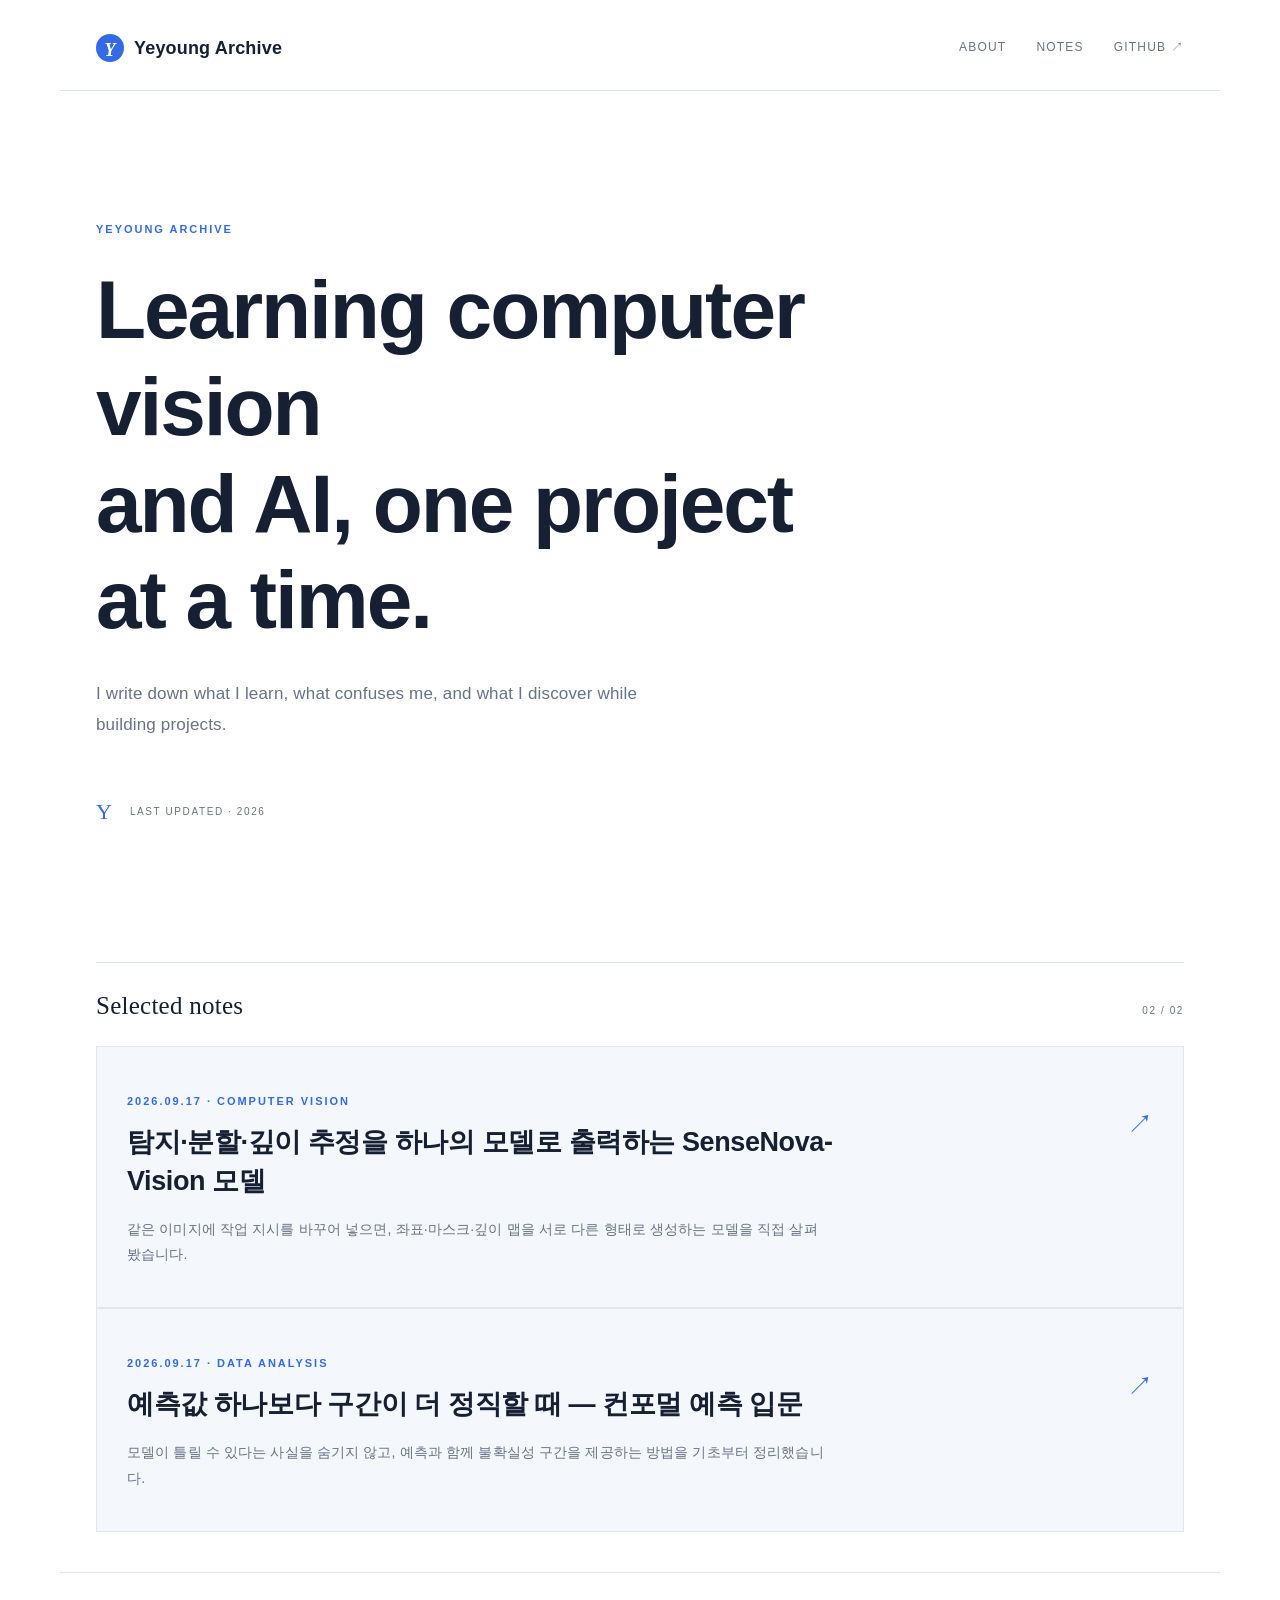
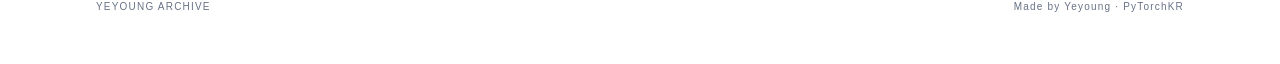
<file: index.html>
<!doctype html>
<html lang="ko">
<head>
  <meta charset="utf-8" />
  <meta name="viewport" content="width=device-width, initial-scale=1" />
  <title>Yeyoung Archive</title>
  <link rel="stylesheet" href="style.css" />
</head>
<body>
  <header class="site-header">
    <a class="brand" href="index.html"><span class="brand-mark">Y</span> Yeyoung Archive</a>
    <nav><a href="#about">About</a><a href="#posts">Notes</a><a href="https://github.com/gamzerA/gamzerA.github.io">GitHub ↗</a></nav>
  </header>
  <main>
    <section class="intro" id="about">
      <p class="eyebrow">YEYOUNG ARCHIVE</p>
      <h1>Learning computer vision<br />and AI, one project at a time.</h1>
      <p>I write down what I learn, what confuses me, and what I discover while building projects.</p>
      <div class="intro-meta"><span>Y</span><span>LAST UPDATED · 2026</span></div>
    </section>
    <section id="posts" class="posts">
      <div class="section-title"><h2>Selected notes</h2><span>02 / 02</span></div>
      <a class="post" href="sensenova-vision.html">
        <div><p class="date">2026.09.17 · COMPUTER VISION</p><h3>탐지·분할·깊이 추정을 하나의 모델로 출력하는 SenseNova-Vision 모델</h3><p class="summary">같은 이미지에 작업 지시를 바꾸어 넣으면, 좌표·마스크·깊이 맵을 서로 다른 형태로 생성하는 모델을 직접 살펴봤습니다.</p></div>
        <span class="arrow">↗</span>
      </a>
      <a class="post" href="conformal-prediction.html">
        <div><p class="date">2026.09.17 · DATA ANALYSIS</p><h3>예측값 하나보다 구간이 더 정직할 때 — 컨포멀 예측 입문</h3><p class="summary">모델이 틀릴 수 있다는 사실을 숨기지 않고, 예측과 함께 불확실성 구간을 제공하는 방법을 기초부터 정리했습니다.</p></div>
        <span class="arrow">↗</span>
      </a>
    </section>
  </main>
  <footer><span>YEYOUNG ARCHIVE</span><span>Made by Yeyoung · PyTorchKR</span></footer>
</body>
</html>
</file>
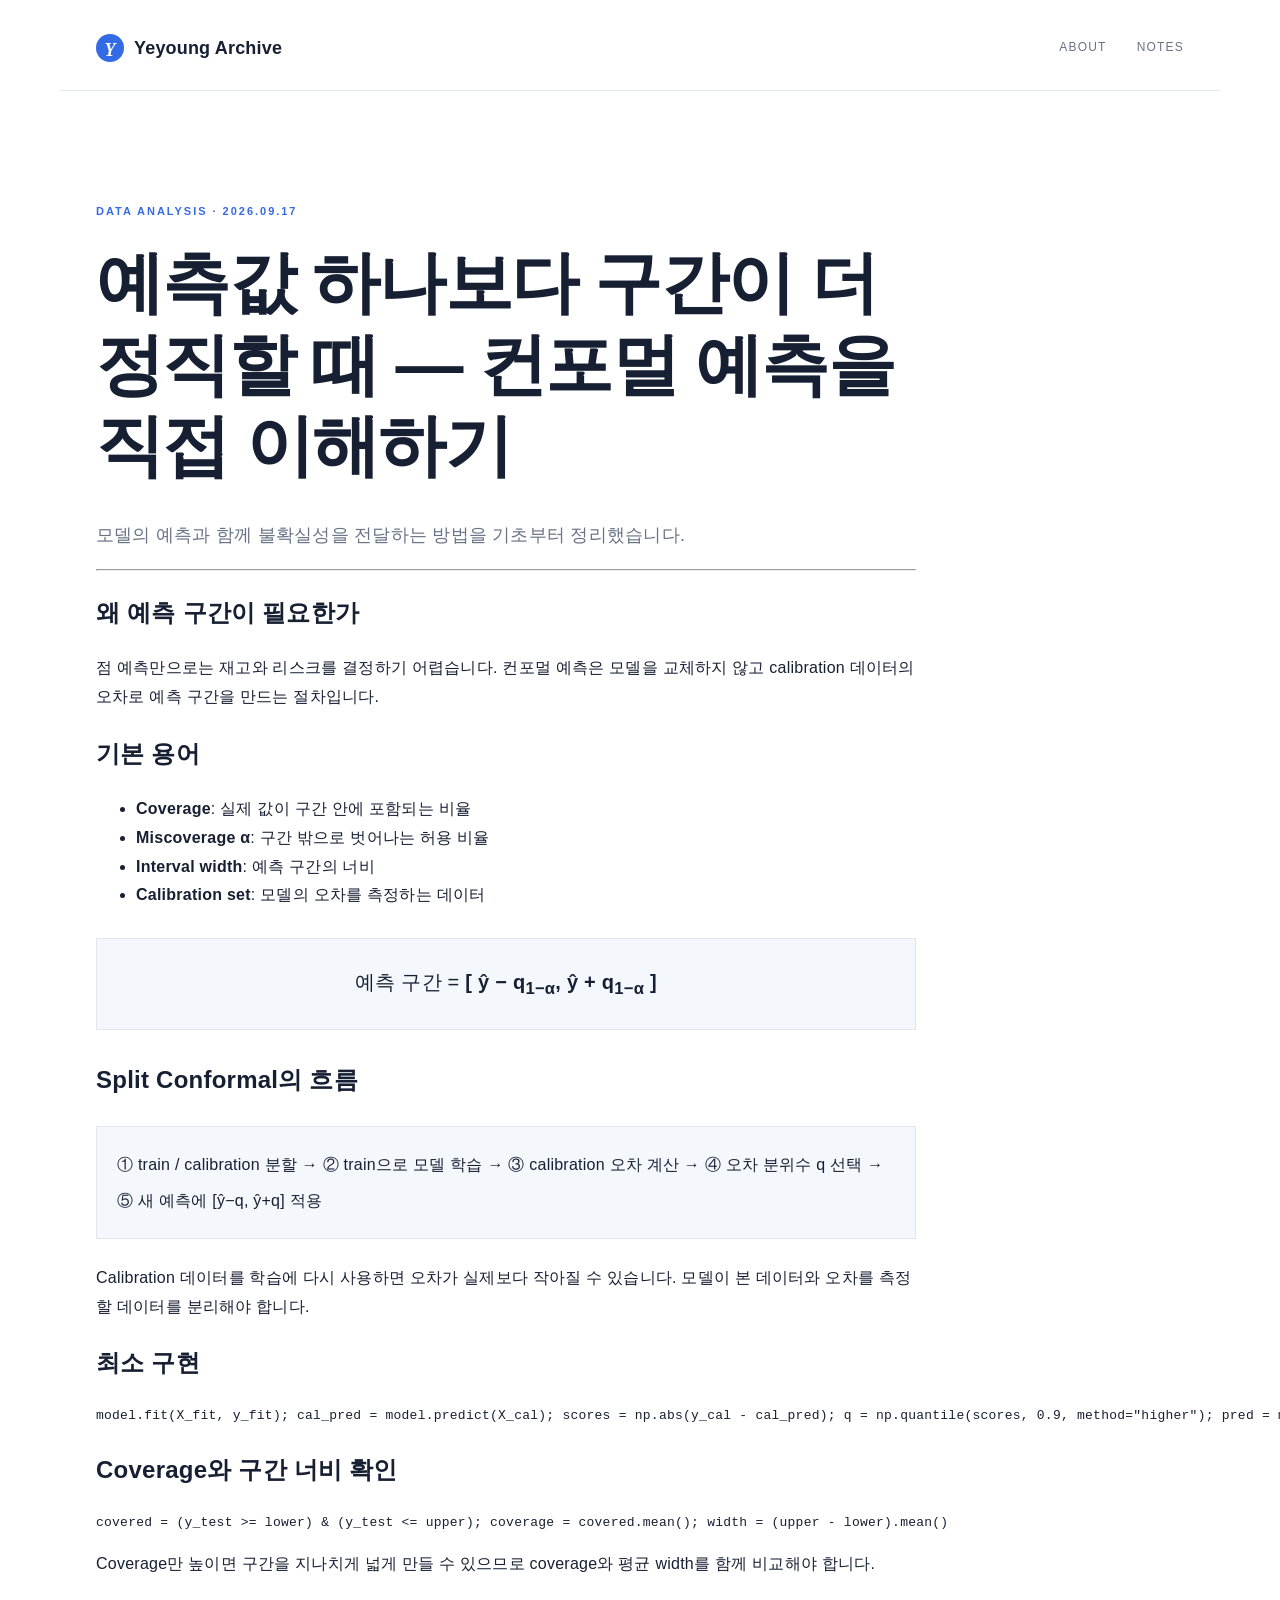
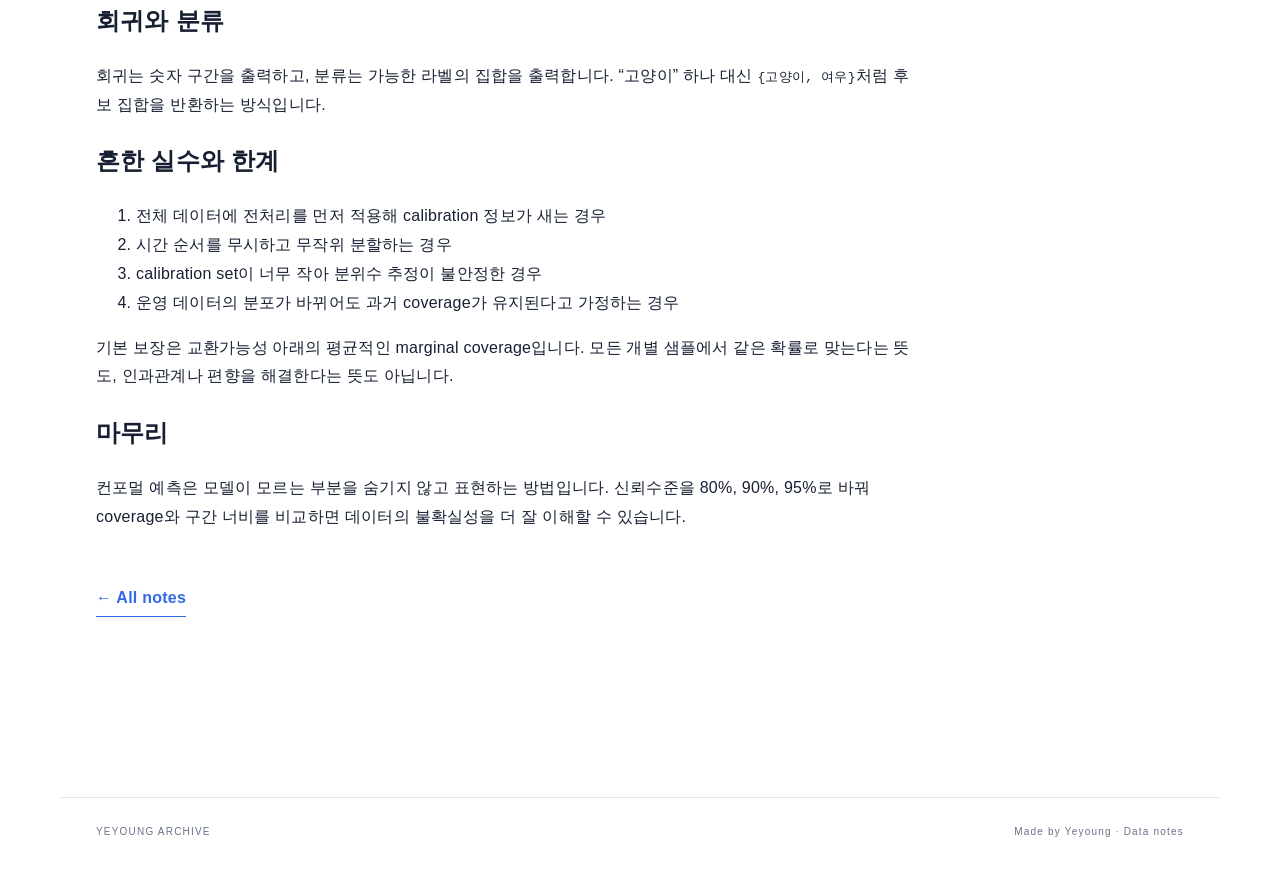
<file: conformal-prediction.html>
<!doctype html><html lang="ko"><head><meta charset="utf-8"><meta name="viewport" content="width=device-width, initial-scale=1"><title>Conformal Prediction · Yeyoung Archive</title><link rel="stylesheet" href="style.css"></head><body><header class="site-header"><a class="brand" href="index.html"><span class="brand-mark">Y</span> Yeyoung Archive</a><nav><a href="index.html#about">About</a><a href="index.html#posts">Notes</a></nav></header><main><article class="article-page"><p class="eyebrow">DATA ANALYSIS · 2026.09.17</p><h1>예측값 하나보다 구간이 더 정직할 때 — 컨포멀 예측을 직접 이해하기</h1><p class="article-lede">모델의 예측과 함께 불확실성을 전달하는 방법을 기초부터 정리했습니다.</p><hr><h2>왜 예측 구간이 필요한가</h2><p>점 예측만으로는 재고와 리스크를 결정하기 어렵습니다. 컨포멀 예측은 모델을 교체하지 않고 calibration 데이터의 오차로 예측 구간을 만드는 절차입니다.</p><h2>기본 용어</h2><ul><li><strong>Coverage</strong>: 실제 값이 구간 안에 포함되는 비율</li><li><strong>Miscoverage α</strong>: 구간 밖으로 벗어나는 허용 비율</li><li><strong>Interval width</strong>: 예측 구간의 너비</li><li><strong>Calibration set</strong>: 모델의 오차를 측정하는 데이터</li></ul><div style="background:var(--card);border:1px solid var(--line);padding:25px;margin:28px 0;text-align:center;font-size:20px">예측 구간 = <strong>[ ŷ − q<sub>1−α</sub>, ŷ + q<sub>1−α</sub> ]</strong></div><h2>Split Conformal의 흐름</h2><div style="background:var(--card);border:1px solid var(--line);padding:20px;margin:25px 0;line-height:2.2">① train / calibration 분할 → ② train으로 모델 학습 → ③ calibration 오차 계산 → ④ 오차 분위수 q 선택 → ⑤ 새 예측에 [ŷ−q, ŷ+q] 적용</div><p>Calibration 데이터를 학습에 다시 사용하면 오차가 실제보다 작아질 수 있습니다. 모델이 본 데이터와 오차를 측정할 데이터를 분리해야 합니다.</p><h2>최소 구현</h2><pre><code>model.fit(X_fit, y_fit); cal_pred = model.predict(X_cal); scores = np.abs(y_cal - cal_pred); q = np.quantile(scores, 0.9, method="higher"); pred = model.predict(X_new); interval = (pred - q, pred + q)</code></pre><h2>Coverage와 구간 너비 확인</h2><pre><code>covered = (y_test &gt;= lower) &amp; (y_test &lt;= upper); coverage = covered.mean(); width = (upper - lower).mean()</code></pre><p>Coverage만 높이면 구간을 지나치게 넓게 만들 수 있으므로 coverage와 평균 width를 함께 비교해야 합니다.</p><h2>회귀와 분류</h2><p>회귀는 숫자 구간을 출력하고, 분류는 가능한 라벨의 집합을 출력합니다. “고양이” 하나 대신 <code>{고양이, 여우}</code>처럼 후보 집합을 반환하는 방식입니다.</p><h2>흔한 실수와 한계</h2><ol><li>전체 데이터에 전처리를 먼저 적용해 calibration 정보가 새는 경우</li><li>시간 순서를 무시하고 무작위 분할하는 경우</li><li>calibration set이 너무 작아 분위수 추정이 불안정한 경우</li><li>운영 데이터의 분포가 바뀌어도 과거 coverage가 유지된다고 가정하는 경우</li></ol><p>기본 보장은 교환가능성 아래의 평균적인 marginal coverage입니다. 모든 개별 샘플에서 같은 확률로 맞는다는 뜻도, 인과관계나 편향을 해결한다는 뜻도 아닙니다.</p><h2>마무리</h2><p>컨포멀 예측은 모델이 모르는 부분을 숨기지 않고 표현하는 방법입니다. 신뢰수준을 80%, 90%, 95%로 바꿔 coverage와 구간 너비를 비교하면 데이터의 불확실성을 더 잘 이해할 수 있습니다.</p><a class="read-link" href="index.html#posts">← All notes</a></article></main><footer><span>YEYOUNG ARCHIVE</span><span>Made by Yeyoung · Data notes</span></footer></body></html>
</file>
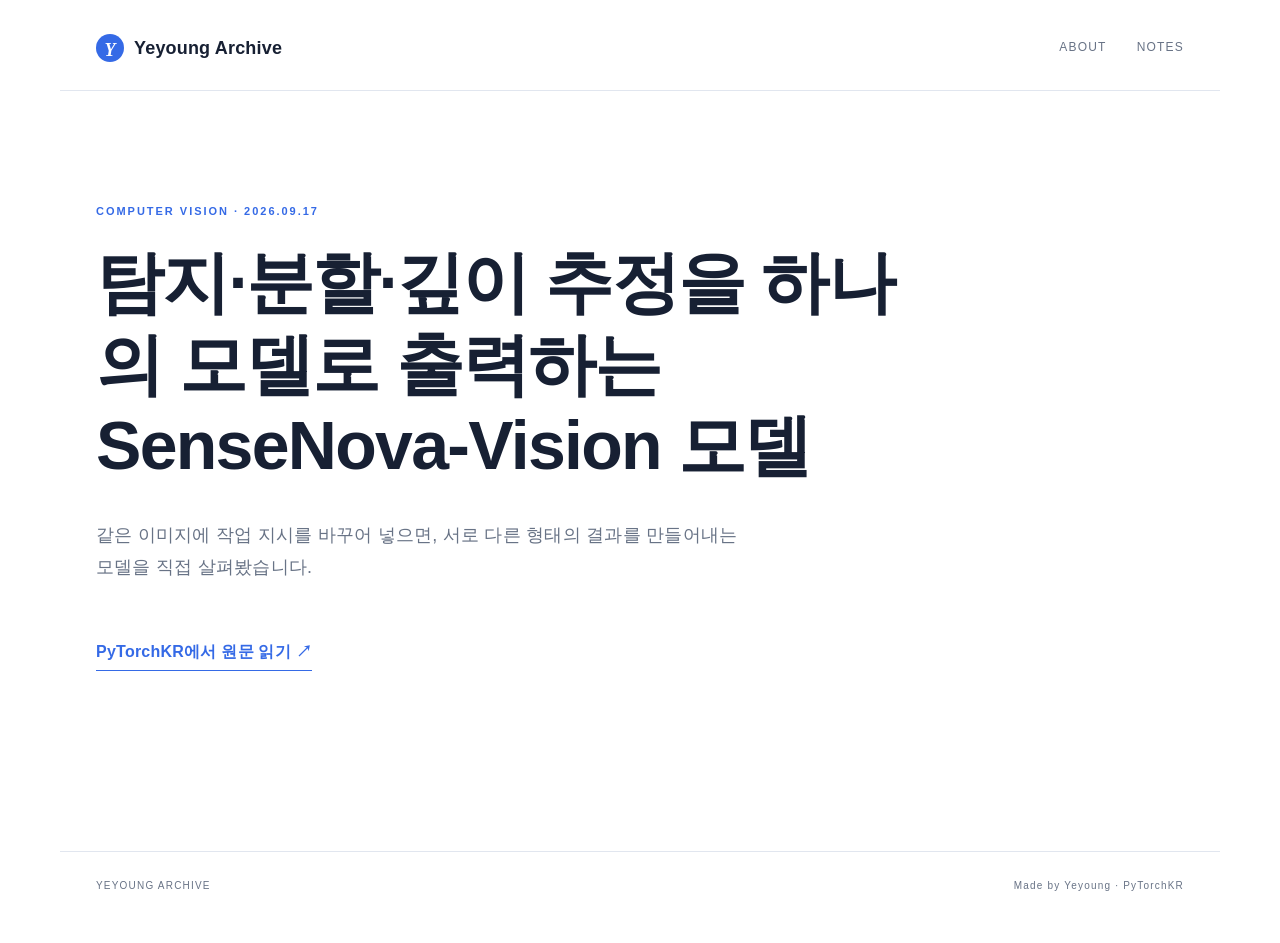
<file: sensenova-vision.html>
<!doctype html><html lang="ko"><head><meta charset="utf-8"/><meta name="viewport" content="width=device-width, initial-scale=1"/><title>SenseNova-Vision · Yeyoung Archive</title><link rel="stylesheet" href="style.css"/></head><body><header class="site-header"><a class="brand" href="index.html"><span class="brand-mark">Y</span> Yeyoung Archive</a><nav><a href="index.html#about">About</a><a href="index.html#posts">Notes</a></nav></header><main><article class="article-page"><p class="eyebrow">COMPUTER VISION · 2026.09.17</p><h1>탐지·분할·깊이 추정을 하나의 모델로 출력하는 SenseNova-Vision 모델</h1><p class="article-lede">같은 이미지에 작업 지시를 바꾸어 넣으면, 서로 다른 형태의 결과를 만들어내는 모델을 직접 살펴봤습니다.</p><a class="read-link" href="https://discuss.pytorch.kr/t/sensenova-vision/11939" target="_blank" rel="noreferrer">PyTorchKR에서 원문 읽기 ↗</a></article></main><footer><span>YEYOUNG ARCHIVE</span><span>Made by Yeyoung · PyTorchKR</span></footer></body></html>
</file>
<file: style.css>
:root{--ink:#172033;--muted:#687386;--line:#e1e6ef;--accent:#356ae6;--paper:#fff;--card:#f4f7fc}*{box-sizing:border-box}html{scroll-behavior:smooth}body{margin:0;background:var(--paper);color:var(--ink);font-family:-apple-system,BlinkMacSystemFont,"Apple SD Gothic Neo","Noto Sans KR",sans-serif;line-height:1.8;letter-spacing:.015em}a{color:inherit;text-decoration:none}.site-header{max-width:1160px;margin:auto;padding:32px 36px 26px;display:flex;justify-content:space-between;align-items:center;border-bottom:1px solid var(--line)}.brand{font-size:18px;font-weight:650;letter-spacing:.01em;display:flex;align-items:center;gap:10px}.brand-mark{display:grid;place-items:center;width:28px;height:28px;background:var(--accent);color:white;border-radius:50%;font-family:Georgia,serif;font-style:italic}.site-header nav{display:flex;gap:30px;font-size:12px;letter-spacing:.1em;text-transform:uppercase;color:var(--muted)}.site-header nav a:hover{color:var(--accent)}main{max-width:1160px;margin:auto;padding:0 36px}.intro{padding:118px 0 130px;max-width:780px}.eyebrow,.date{color:var(--accent);font-size:11px;letter-spacing:.18em;font-weight:700}.intro h1{font-size:clamp(45px,7vw,82px);line-height:1.18;letter-spacing:-.025em;margin:22px 0 30px;font-weight:650}.intro>p:not(.eyebrow){font-size:17px;color:var(--muted);max-width:560px;letter-spacing:.01em}.intro-meta{display:flex;gap:18px;align-items:center;margin-top:52px;color:var(--muted);font-size:10px;letter-spacing:.16em}.intro-meta span:first-child{color:var(--accent);font-family:Georgia,serif;font-size:22px;letter-spacing:0}.section-title{display:flex;align-items:baseline;justify-content:space-between;border-top:1px solid var(--line);padding-top:20px}.section-title h2{font-family:Georgia,serif;font-size:25px;font-weight:400;margin:0 0 18px;letter-spacing:.01em}.section-title span{font-size:10px;letter-spacing:.16em;color:var(--muted)}.post{display:flex;justify-content:space-between;gap:30px;padding:34px 30px 40px;background:var(--card);border:1px solid var(--line);transition:background .2s}.post:hover{background:#f1f6f4}.post h3{font-size:27px;line-height:1.45;letter-spacing:-.015em;margin:8px 0 16px;max-width:760px;font-weight:650}.summary{color:var(--muted);margin:0;max-width:700px;font-size:14px;letter-spacing:.01em}.arrow{font-size:26px;color:var(--accent);padding-top:20px}.post:hover h3{color:var(--accent)}.article-page{max-width:820px;padding:100px 0 140px}.article-page h1{font-size:clamp(38px,6vw,68px);line-height:1.2;letter-spacing:-.025em;margin:20px 0 32px}.article-lede{font-size:18px;color:var(--muted);max-width:650px}.read-link{display:inline-block;margin-top:36px;color:var(--accent);font-weight:700;border-bottom:1px solid var(--accent);padding-bottom:3px}footer{max-width:1160px;margin:40px auto 0;padding:25px 36px 48px;border-top:1px solid var(--line);display:flex;justify-content:space-between;color:var(--muted);font-size:10px;letter-spacing:.12em}@media(max-width:600px){.site-header,main{padding-left:22px;padding-right:22px}.site-header nav{gap:13px}.intro{padding:78px 0 95px}.intro h1{font-size:clamp(42px,13vw,66px)}.post{padding:25px 20px 30px}.post h3{font-size:23px}.article-page{padding:70px 0 100px}footer{padding-left:22px;padding-right:22px;display:block}footer span{display:block;margin-top:8px}}
:root{--ink:#172033;--muted:#687386;--line:#e1e6ef;--accent:#356ae6;--paper:#fff;--card:#f4f7fc}
</file>
